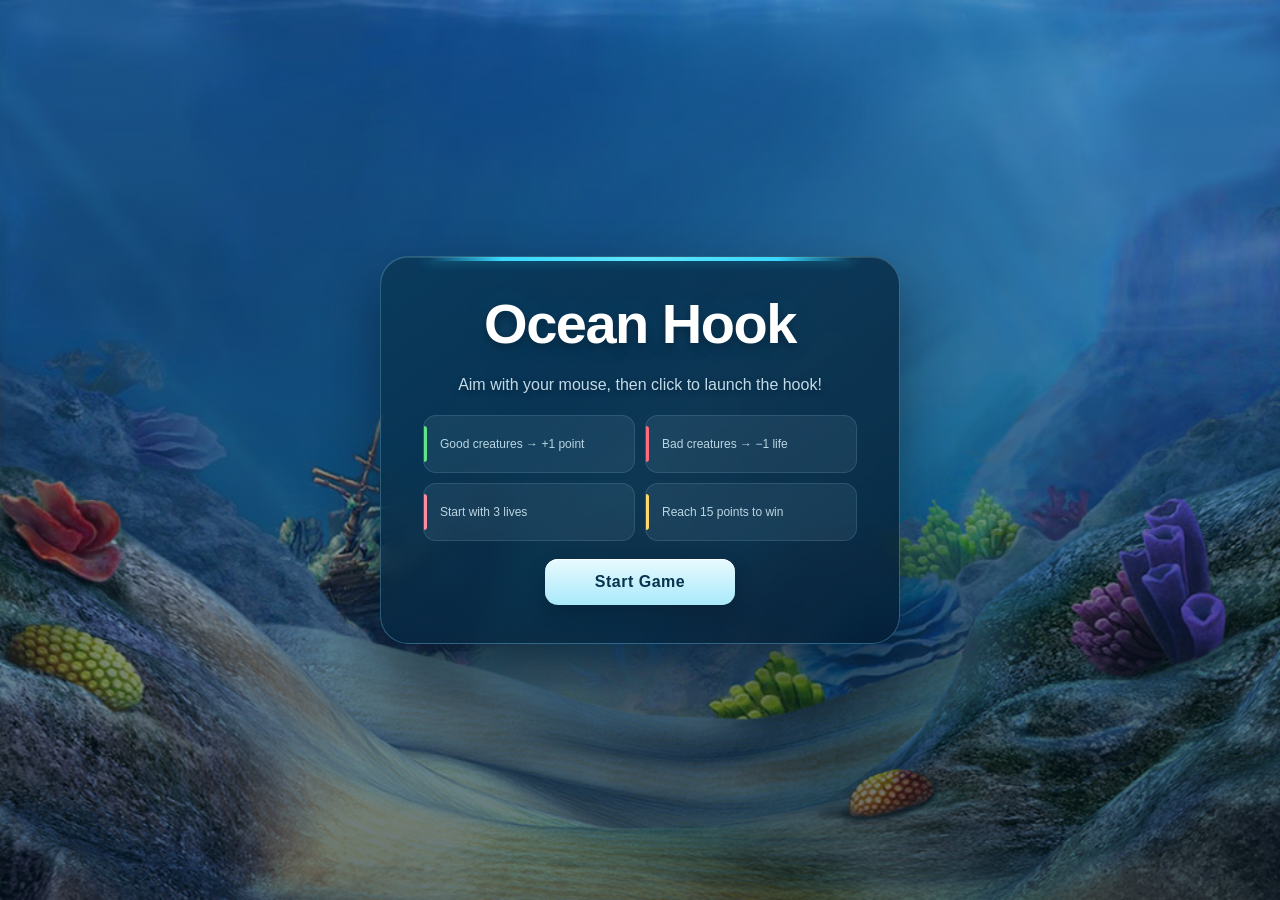
<file: index.html>
<!DOCTYPE html>
<html lang="en">
<head>
  <meta charset="UTF-8">
  <meta name="viewport" content="width=device-width, initial-scale=1.0">
  <title>Ocean Hook</title>
  <link rel="stylesheet" href="style.css">
  <script defer src="script.js"></script>
</head>
<body>

  <!-- Start menu -->
  <div id="start-screen" class="start-screen">
    <div class="menu-content">
      <h1>Ocean Hook</h1>
      <p>Aim with your mouse, then click to launch the hook!</p>

      <!-- Game rules -->
      <ul class="rules">
        <li>Good creatures → +1 point</li>
        <li>Bad creatures → −1 life</li>
        <li>Start with 3 lives</li>
        <li>Reach 15 points to win</li>
      </ul>

      <button id="start-btn">Start Game</button>
    </div>
  </div>

  <!-- Game screen -->
  <div id="game-screen" class="game-screen">

    <!-- Score and lives -->
    <div class="game-info">
      <div class="info-box">
        <span>Score</span>
        <strong id="score">0</strong>
      </div>

      <div class="info-box">
        <span>Creatures Caught</span>
        <strong id="fish-caught">0</strong>
      </div>

      <div class="info-box">
        <span>Lives</span>
        <strong id="lives">❤️❤️❤️</strong>
      </div>
    </div>

    <!-- Game area -->
    <div id="game-area" class="game-area">

      <!-- Fishing rod -->
      <div id="rod">
        <img id="rod-img" src="assets/images/rod.png" alt="Fishing rod">
        <span id="rod-fallback">🎣</span>
      </div>

      <!-- Lines for aiming and fishing -->
      <svg id="line-layer">
        <line id="aim-line" x1="0" y1="0" x2="0" y2="0"></line>
        <line id="fish-line" x1="0" y1="0" x2="0" y2="0"></line>
      </svg>

      <!-- Hook -->
      <div id="hook">🪝</div>
    </div>

    <!-- Game result -->
    <div id="game-over" class="game-over">
      <h2 id="result-title">Game Over!</h2>
      <p>Your Score</p>
      <strong id="final-score">0</strong>
      <p>Creatures Caught: <span id="final-fish">0</span></p>
      <button id="restart-btn">Play Again</button>
    </div>
  </div>

</body>
</html>
</file>
<file: style.css>
/* Reset */

* {
  margin: 0;
  padding: 0;
  box-sizing: border-box;
  }

html,
body {
width: 100%;
height: 100%;
}

body {
font-family: Arial, Helvetica, sans-serif;
overflow: hidden;
background: #062d47;
}

/* Start screen */
.start-screen {
position: fixed;
inset: 0;
z-index: 300;

display: flex;
align-items: center;
justify-content: center;

padding: 24px;

background-color: #0b3d5c;
background-image:
linear-gradient(
180deg,
rgba(3, 27, 46, 0.15),
rgba(2, 22, 38, 0.6)
),
url("assets/images/startbg.jpg");

background-size: cover;
background-position: center;
}

.menu-content {
position: relative;
width: min(520px, 94vw);

display: flex;
flex-direction: column;
align-items: center;
gap: 18px;

padding: 38px 42px;

background:
linear-gradient(
145deg,
rgba(8, 54, 84, 0.78),
rgba(4, 28, 50, 0.82)
);

border: 1px solid rgba(126, 219, 250, 0.3);
border-radius: 28px;

box-shadow:
0 24px 55px rgba(0, 15, 30, 0.48),
inset 0 1px 0 rgba(255, 255, 255, 0.13);

backdrop-filter: blur(10px);
-webkit-backdrop-filter: blur(10px);

overflow: hidden;
}

/* Top line */
.menu-content::before {
content: "";
position: absolute;
top: 0;
left: 44px;
right: 44px;
height: 4px;

background: linear-gradient(
90deg,
transparent,
#38d8ff 18%,
#5ee6ff 50%,
#38d8ff 82%,
transparent
);

border-radius: 0 0 8px 8px;
box-shadow: 0 0 12px rgba(56, 216, 255, 0.42);
}

.menu-content h1 {
color: #ffffff;
font-size: clamp(38px, 5vw, 56px);
font-weight: 900;
line-height: 1.05;
letter-spacing: -1.5px;
text-align: center;

text-shadow:
0 4px 12px rgba(0, 19, 35, 0.65),
0 0 25px rgba(64, 207, 255, 0.15);
}

.menu-content p {
max-width: 400px;

color: rgba(218, 244, 255, 0.88);
font-size: 16px;
line-height: 1.6;
text-align: center;

text-shadow: 0 2px 5px rgba(0, 20, 38, 0.5);
}

/* Game rules */
.rules {
width: 100%;

display: grid;
grid-template-columns: 1fr 1fr;
gap: 10px;

list-style: none;
}

.rules li {
position: relative;

min-height: 58px;
padding: 11px 12px 11px 16px;

display: flex;
flex-direction: column;
justify-content: center;
gap: 3px;

background: rgba(204, 240, 255, 0.07);
border: 1px solid rgba(177, 231, 251, 0.13);
border-radius: 13px;

color: rgba(221, 246, 255, 0.82);
font-size: 12px;
line-height: 1.25;

overflow: hidden;
}

/* Rule colors */
.rules li::before {
content: "";
position: absolute;
top: 10px;
bottom: 10px;
left: 0;

width: 3px;
border-radius: 0 5px 5px 0;
}

.rules li:nth-child(1)::before {
background: #5ee58a;
}

.rules li:nth-child(2)::before {
background: #ff6c7e;
}

.rules li:nth-child(3)::before {
background: #ff8ba0;
}

.rules li:nth-child(4)::before {
background: #ffd76a;
}

.rule-title {
color: #ffffff;
font-size: 13px;
font-weight: 800;
letter-spacing: 0.3px;
}

.rule-value {
color: rgba(195, 233, 247, 0.72);
font-size: 11px;
font-weight: 600;
}

/* Buttons */
button {
min-width: 190px;
padding: 14px 32px;

border: 0;
border-radius: 13px;

color: #06334d;
background: linear-gradient(180deg, #e8faff, #a9e9fa);

font-family: inherit;
font-size: 16px;
font-weight: 900;
letter-spacing: 0.5px;

cursor: pointer;

box-shadow:
0 8px 18px rgba(0, 19, 34, 0.3),
inset 0 1px 0 rgba(255, 255, 255, 0.9);

transition:
transform 0.18s ease,
box-shadow 0.18s ease,
filter 0.18s ease;
}

button:hover {
transform: translateY(-2px);
filter: brightness(1.05);

box-shadow:
0 12px 24px rgba(0, 19, 34, 0.38),
inset 0 1px 0 rgba(255, 255, 255, 0.95);
}

button:active {
transform: translateY(0);
}

/* Game screen */
.game-screen {
display: none;
position: fixed;
inset: 0;

background-color: #0b4a6f;
background-image: url("assets/images/game_bg_2_hd.jpg");
background-size: cover;
background-position: center;
}

/* Game info */
.game-info {
position: absolute;
top: 18px;
left: 50%;
z-index: 50;

display: flex;
align-items: center;
gap: 14px;

transform: translateX(-50%);
}

.info-box {
position: relative;

width: 180px;
height: 94px;
padding: 14px 18px;

display: flex;
flex-direction: column;
align-items: center;
justify-content: center;

background:
linear-gradient(
155deg,
rgba(17, 72, 108, 0.68),
rgba(4, 32, 60, 0.76)
);

border: 1px solid rgba(58, 192, 236, 0.32);
border-radius: 17px;

box-shadow:
0 9px 22px rgba(0, 18, 35, 0.27),
inset 0 1px 0 rgba(255, 255, 255, 0.11);

backdrop-filter: blur(7px);
-webkit-backdrop-filter: blur(7px);

text-align: center;
overflow: hidden;

transition:
transform 0.18s ease,
border-color 0.18s ease,
background 0.18s ease;
}

/* Top line */
.info-box::before {
content: "";
position: absolute;
top: 0;
left: 18px;
right: 18px;

height: 3px;

background: linear-gradient(
90deg,
transparent,
#35d7ff 19%,
#55e3ff 50%,
#35d7ff 82%,
transparent
);

border-radius: 0 0 5px 5px;

box-shadow: 0 0 8px rgba(47, 214, 255, 0.38);
}

/* Light effect */
.info-box::after {
content: "";
position: absolute;
inset: 0;

background: linear-gradient(
180deg,
rgba(255, 255, 255, 0.045),
transparent 55%
);

pointer-events: none;
}

/* Info title */
.info-box span {
position: relative;
z-index: 1;

display: block;
margin-bottom: 8px;

color: rgba(171, 226, 246, 0.88);
font-size: 12px;
font-weight: 800;
line-height: 1;
letter-spacing: 1.5px;
text-transform: uppercase;

text-shadow: 0 2px 4px rgba(0, 20, 38, 0.4);
}

/* Info value */
.info-box strong {
position: relative;
z-index: 1;

display: block;

color: #ffffff;
font-size: 31px;
font-weight: 900;
line-height: 1;

text-shadow: 0 3px 7px rgba(0, 13, 27, 0.5);
}

/* Value colors */
.score-box strong {
color: #51d8ff;
}

.caught-box strong {
color: #7be6ff;
}

/* Lives */
.lives-box strong {
color: #ff6078;
font-size: 25px;
letter-spacing: 5px;
white-space: nowrap;

text-shadow:
0 2px 0 rgba(115, 18, 38, 0.85),
0 4px 7px rgba(0, 0, 0, 0.35);
}

/* Hover effect */
.info-box:hover {
transform: translateY(-2px);

background:
linear-gradient(
155deg,
rgba(20, 82, 121, 0.73),
rgba(5, 38, 69, 0.8)
);

border-color: rgba(79, 216, 255, 0.55);
}

/* Game area */
.game-area {
position: absolute;
inset: 0;

overflow: hidden;
cursor: crosshair;
}

/* Mouse clicks go to the game area */
.game-area > * {
pointer-events: none;
}

/* Fishing rod */
#rod {
position: absolute;
z-index: 30;
will-change: transform;
}

#rod-img {
width: 100%;
height: 100%;

display: block;
object-fit: contain;

user-select: none;
-webkit-user-drag: none;
}

#rod-fallback {
display: none;
font-size: 64px;
line-height: 1;
text-align: center;
}

/* Anchor point */
#anchor-dot {
position: absolute;
z-index: 99;

width: 10px;
height: 10px;
margin: -5px 0 0 -5px;

background: #ff2d2d;
border-radius: 50%;

box-shadow: 0 0 8px #ff2d2d;

display: none;
}

/* Fishing lines */
#line-layer {
position: absolute;
inset: 0;
z-index: 28;

width: 100%;
height: 100%;
}

#fish-line {
stroke: rgba(255, 255, 255, 0.9);
stroke-width: 2;
visibility: hidden;
}

#aim-line {
stroke: rgba(255, 255, 255, 0.55);
stroke-width: 3;
stroke-dasharray: 8 8;
stroke-linecap: round;
visibility: hidden;
}

/* Hook */
#hook {
position: absolute;
top: 0;
left: 0;
z-index: 32;

font-size: 30px;
line-height: 1;

visibility: hidden;

filter: drop-shadow(0 0 3px rgba(0, 0, 0, 0.6));
}

/* Fish */
.fish {
position: absolute;
z-index: 20;

width: 100px;
height: 100px;
}


/* shadow */
/* changes the fish's color to make it look more red. */
/* It makes the color brighter. */
/* It makes the red glow move in and out continuously. */
.fish.bad {
filter:
drop-shadow(0 0 8px #ff2d2d) 
hue-rotate(-20deg)
saturate(1.6);

animation: badPulse 1s ease-in-out infinite;
}

@keyframes badPulse {
0%,
100% {
filter:
drop-shadow(0 0 6px #ff2d2d)
saturate(1.5);
}

50% {
filter:
drop-shadow(0 0 16px #ff2d2d)
saturate(2);
}
}

/* Score popup */
.popup {
position: absolute;
z-index: 60;

font-size: 28px;
font-weight: 900;

text-shadow: 2px 2px 5px rgba(0, 0, 0, 0.75);

transform: translate(-50%, -50%);
animation: floatUp 0.9s ease-out forwards;
}

.popup.good {
color: #6cff7a;
}

.popup.bad {
color: #ff6078;
}

@keyframes floatUp {
0% {
opacity: 1;
transform: translate(-50%, -50%) scale(0.9);
}

100% {
opacity: 0;
transform: translate(-50%, -160%) scale(1.25);
}
}

/* Game over screen */
.game-over {
display: none;

position: absolute;
top: 50%;
left: 50%;
z-index: 200;

width: min(390px, calc(100% - 32px));
padding: 38px 34px;

background:
linear-gradient(
145deg,
rgba(9, 57, 87, 0.95),
rgba(4, 29, 52, 0.96)
);

border: 1px solid rgba(83, 207, 246, 0.32);
border-radius: 24px;

box-shadow:
0 24px 55px rgba(0, 15, 30, 0.55),
inset 0 1px 0 rgba(255, 255, 255, 0.12);

backdrop-filter: blur(12px);
-webkit-backdrop-filter: blur(12px);

text-align: center;

transform: translate(-50%, -50%);
}

.game-over h2 {
margin-bottom: 20px;

color: #ffffff;
font-size: 38px;
font-weight: 900;

text-shadow: 0 4px 10px rgba(0, 15, 30, 0.5);
}

.game-over p {
margin: 10px 0;

color: rgba(205, 239, 251, 0.78);
font-size: 15px;
font-weight: 700;
letter-spacing: 0.8px;
text-transform: uppercase;
}

#final-score {
display: block;
margin: 12px;

color: #5edfff;
font-size: 62px;
font-weight: 900;

text-shadow: 0 4px 12px rgba(0, 13, 27, 0.45);
}

#final-fish {
color: #ffffff;
font-weight: 900;
}

#restart-btn {
width: 100%;
margin-top: 20px;
}

/* Mobile layout */
@media (max-width: 700px) {
.menu-content {
padding: 30px 22px;
border-radius: 22px;
}

.rules {
grid-template-columns: 1fr;
}

.game-info {
top: 10px;
width: calc(100% - 18px);
gap: 7px;
}

.info-box {
flex: 1;
width: auto;
min-width: 0;
height: 78px;
padding: 10px 6px;
border-radius: 14px;
}

.info-box::before {
left: 9px;
right: 9px;
}

.info-box span {
margin-bottom: 6px;
font-size: 9px;
letter-spacing: 0.7px;
}

.info-box strong {
font-size: 25px;
}

.lives-box strong {
font-size: 18px;
letter-spacing: 2px;
}
}

@media (max-height: 650px) {
.menu-content {
gap: 12px;
padding-top: 24px;
padding-bottom: 24px;
}

.menu-content h1 {
font-size: 38px;
}

.rules li {
min-height: 50px;
}
}
</file>
